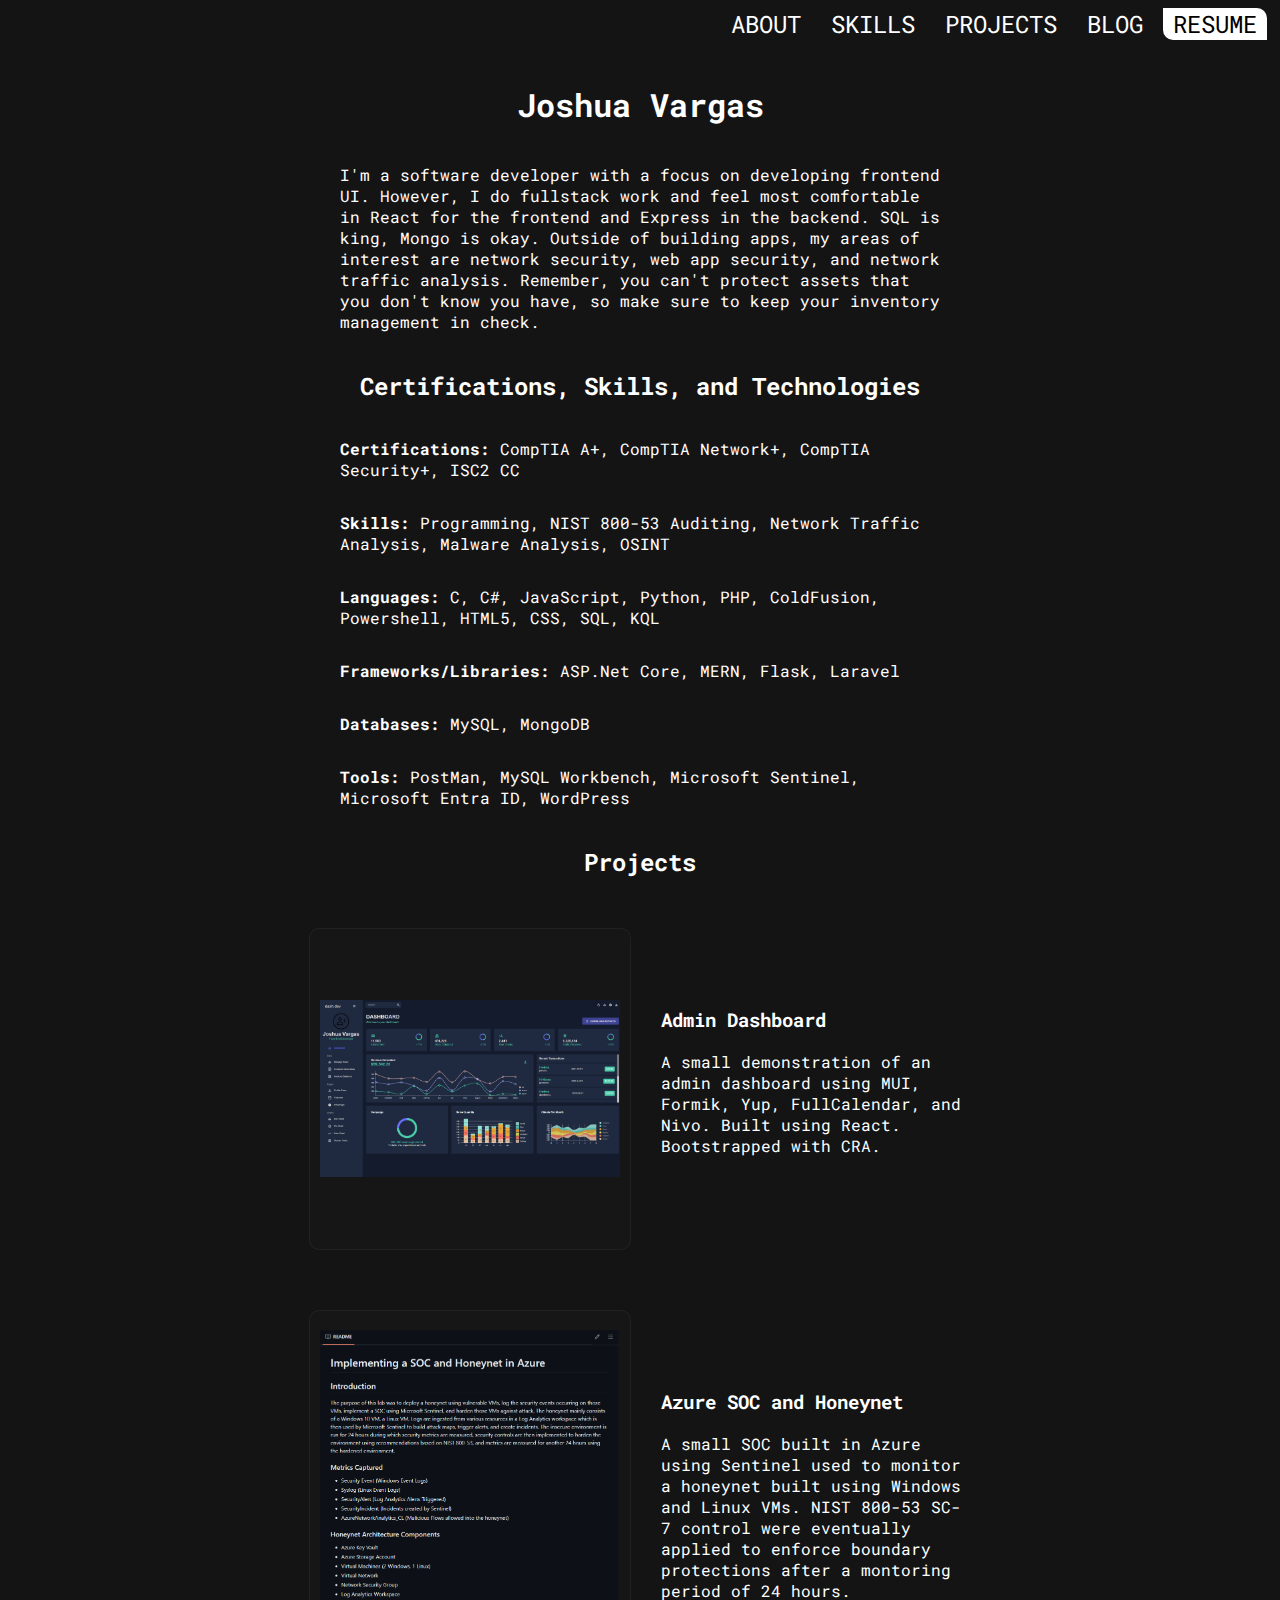
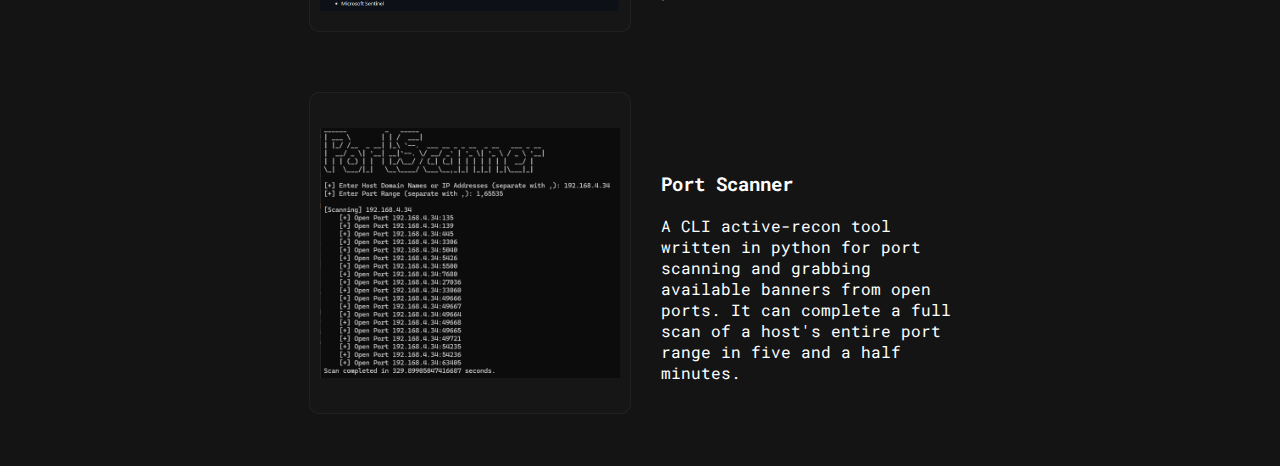
<file: index.html>
<!DOCTYPE html>
<html lang="en">
<head>
    <meta charset="UTF-8">
    <meta http-equiv="X-UA-Compatible" content="IE=edge">
    <meta name="viewport" content="width=device-width, initial-scale=1.0">
    <title>Joshua Vargas</title>
    <link rel="stylesheet" href="https://fonts.googleapis.com/css?family=Roboto">
    <link rel="stylesheet" href="./static/css/reset.css">
    <link rel="stylesheet" href="./static/css/style.css">
    <link rel="preconnect" href="https://fonts.googleapis.com">
    <link rel="preconnect" href="https://fonts.gstatic.com" crossorigin>
    <link href="https://fonts.googleapis.com/css2?family=Roboto+Mono:ital,wght@0,400;0,700;1,400;1,700&display=swap" rel="stylesheet"> 
</head>
<body>
    <nav class="topnav">
        <a href="./index.html" class="animatedNavItem" id="about" data-value="ABOUT">ABOUT</a>
        <a href="./skills.html" class="animatedNavItem" id="skills" data-value="SKILLS">SKILLS</a>
        <a href="./projects.html" class="animatedNavItem" id="projects" data-value="PROJECTS">PROJECTS</a>
        <a href="./blog.html" class="animatedNavItem" id="blog" data-value="BLOG">BLOG</a>
        <a href="./resume/joshua_vargas_resume.pdf" class="animatedNavItem" id="resume" data-value="RESUME">RESUME</a>
    </nav>
    <main>
        <section class="main-about">
            <h1>Joshua Vargas</h1>
            <p>
                I'm a software developer with a focus on developing frontend UI. However, I do fullstack work and feel most comfortable in React for
                the frontend and Express in the backend. SQL is king, Mongo is okay. Outside of building apps, my areas of interest are network security,
                web app security, and network traffic analysis. Remember, you can't protect assets that you don't know you have, so make sure to keep your
                inventory management in check.
            </p>
        </section>
        <section class="main-technologies">
            <h2>Certifications, Skills, and Technologies</h2>
            <p>
                <span style="font-weight: bold;">Certifications:</span> CompTIA A+, CompTIA Network+, CompTIA Security+, ISC2 CC
            </p>
            <p>
                <span style="font-weight: bold;">Skills:</span> Programming, NIST 800-53 Auditing, Network Traffic Analysis, Malware Analysis, OSINT
            </p>
            <p>
                <span style="font-weight: bold;">Languages:</span> C, C#, JavaScript, Python, PHP, ColdFusion, Powershell, HTML5, CSS, SQL, KQL
            </p>
            <p>
                <span style="font-weight: bold;">Frameworks/Libraries:</span> ASP.Net Core, MERN, Flask, Laravel
            </p>
            <p>
                <span style="font-weight: bold;">Databases:</span> MySQL, MongoDB
            </p>
            <p>
                <span style="font-weight: bold;">Tools:</span> PostMan, MySQL Workbench, Microsoft Sentinel, Microsoft Entra ID, WordPress
            </p>
        </section>
        <section class="main-projects">
            <h2>Projects</h2>
            <div class="projectWrapper">
                <a href="https://github.com/JoshuaVargas/admin-dashboard"><div class="projectItem" id="project1">
                    <img src="./static/imgs/DASHBOARD.png" alt="Screenshot of Admin Dashboard Project.">
                </div></a>
                <div class="projectDescription" id="projectDescription2">
                    <h3><a href="https://github.com/JoshuaVargas/admin-dashboard">Admin Dashboard</a></h3>
                    <p>
                        A small demonstration of an admin dashboard using MUI,
                        Formik, Yup, FullCalendar, and Nivo. Built using React.
                        Bootstrapped with CRA.
                    </p>
                </div>
            </div>
            <div class="projectWrapper">
                <a href="https://github.com/JoshuaVargas/azure-soc-and-honeynet"><div class="projectItem" id="project2">
                    <img src="./static/imgs/SOC_HONEYNET.png" alt="Screenshot of SOC-Honeynet project.">
                </div></a>
                <div class="projectDescription" id="projectDescription1">
                    <h3><a href="https://github.com/JoshuaVargas/azure-soc-and-honeynet">Azure SOC and Honeynet</a></h3>
                    <p>
                        A small SOC built in Azure using Sentinel used
                        to monitor a honeynet built using Windows and Linux VMs.
                        NIST 800-53 SC-7 control were eventually applied to
                        enforce boundary protections after a montoring period
                        of 24 hours.
                    </p>
                </div>
            </div>
            <div class="projectWrapper">
                <a href="https://github.com/JoshuaVargas/port_scanner"><div class="projectItem" id="project3">
                    <img src="./static/imgs/PORT_SCANNER.png" alt="Screenshot of Port Scanner Project.">
                </div></a>
                <div class="projectDescription" id="projectDescription2">
                    <h3><a href="https://github.com/JoshuaVargas/port_scanner">Port Scanner</a></h3>
                    <p>
                        A CLI active-recon tool written in python for port scanning and 
                        grabbing available banners from open ports. It can complete a 
                        full scan of a host's entire port range in five and a half minutes.
                    </p>
                </div>
            </div>
    </main>
    <script src="./static/js/script.js"></script>
</body>
</html>
</file>
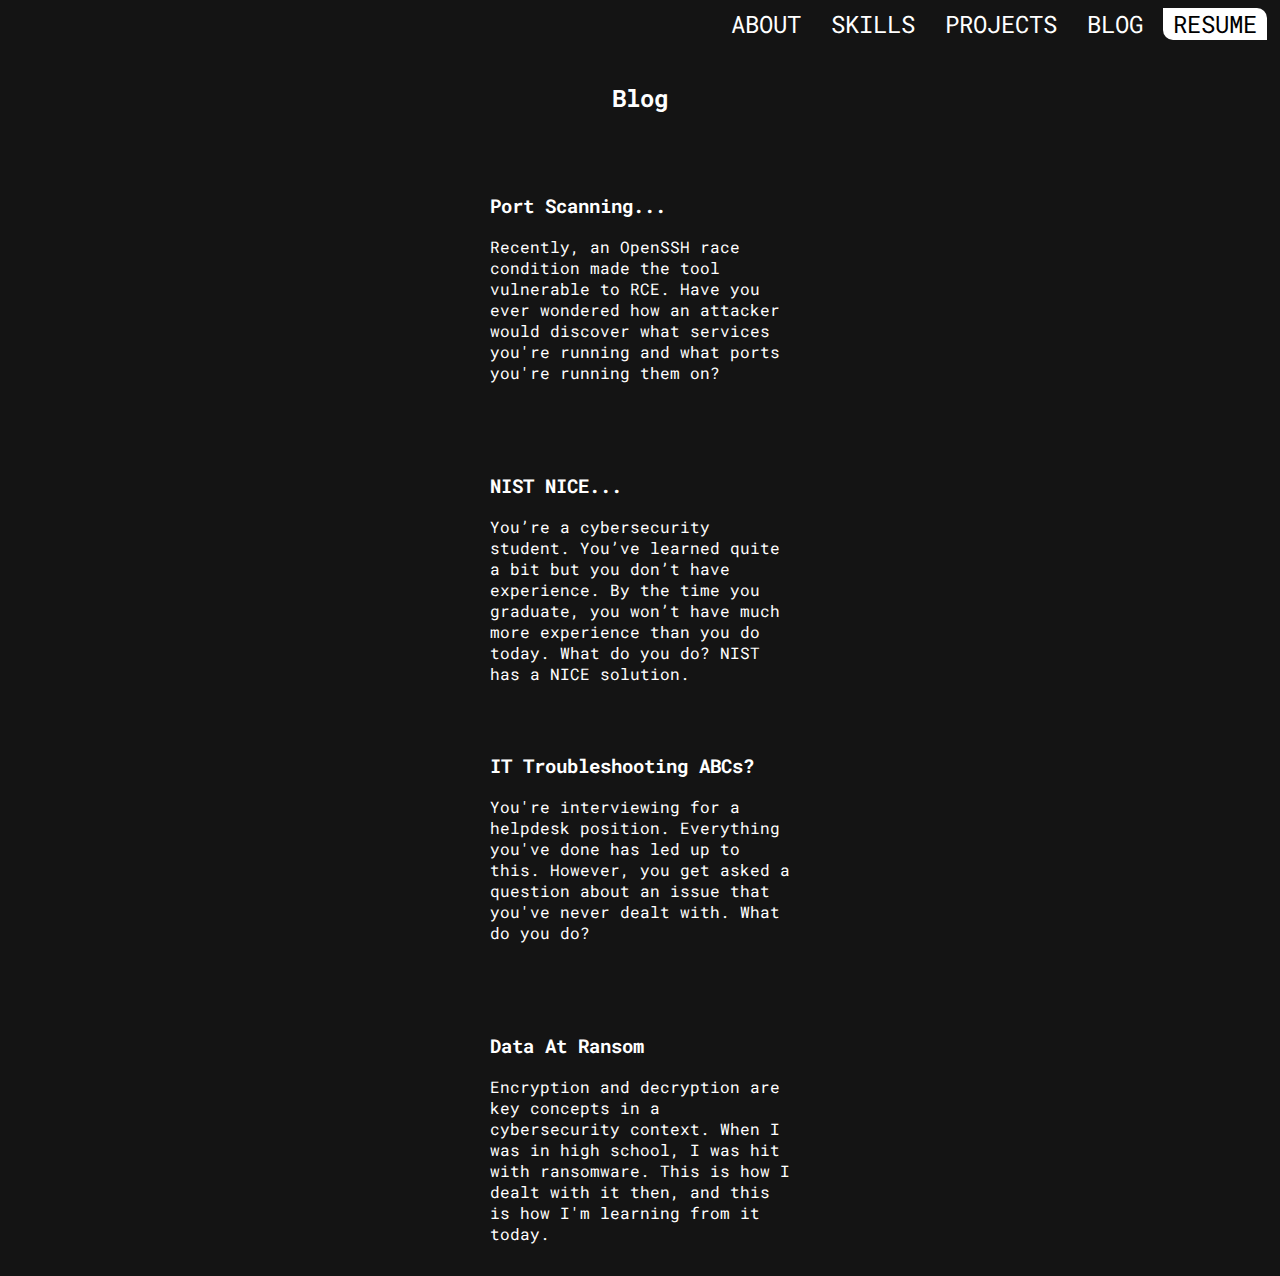
<file: blog.html>
<!DOCTYPE html>
<html lang="en">
<head>
    <meta charset="UTF-8">
    <meta http-equiv="X-UA-Compatible" content="IE=edge">
    <meta name="viewport" content="width=device-width, initial-scale=1.0">
    <title>Joshua Vargas</title>
    <link rel="stylesheet" href="https://fonts.googleapis.com/css?family=Roboto">
    <link rel="stylesheet" href="./static/css/reset.css">
    <link rel="stylesheet" href="./static/css/style.css">
    <link rel="preconnect" href="https://fonts.googleapis.com">
    <link rel="preconnect" href="https://fonts.gstatic.com" crossorigin>
    <link href="https://fonts.googleapis.com/css2?family=Roboto+Mono:ital,wght@0,400;0,700;1,400;1,700&display=swap" rel="stylesheet"> 
</head>
<body>
    <nav class="topnav">
        <a href="./index.html" class="animatedNavItem" id="about" data-value="ABOUT">ABOUT</a>
        <a href="./skills.html" class="animatedNavItem" id="skills" data-value="SKILLS">SKILLS</a>
        <a href="./projects.html" class="animatedNavItem" id="projects" data-value="PROJECTS">PROJECTS</a>
        <a href="./blog.html" class="animatedNavItem" id="blog" data-value="BLOG">BLOG</a>
        <a href="./resume/joshua_vargas_resume.pdf" class="animatedNavItem" id="resume" data-value="RESUME">RESUME</a>
    </nav>
    <main>
        <section class="main-projects">
            <h2>Blog</h2>
                <div class="projectWrapper">
                    <div class="projectDescription" id="projectDescription4">
                        <h3><a href="https://www.linkedin.com/pulse/port-scanning-banner-grabbing-joshua-vargas-6blqc">Port Scanning...</a></h3>
                        <p>
                            Recently, an OpenSSH race condition made the tool vulnerable to RCE. Have you 
                            ever wondered how an attacker would discover what services you're running and 
                            what ports you're running them on?
                        </p>
                    </div>
                </div>
                <div class="projectWrapper">
                    <div class="projectDescription" id="projectDescription3">
                        <h3><a href="https://www.linkedin.com/pulse/nist-nice-cybersecurity-experience-without-job-joshua-vargas-u1yoc">NIST NICE...</a></h3>
                        <p>
                            You’re a cybersecurity student. You’ve learned quite a bit but you 
                            don’t have experience. By the time you graduate, you won’t have 
                            much more experience than you do today. What do you do? NIST has a NICE solution.
                        </p>
                    </div>
                </div>
                <div class="projectWrapper">
                    <div class="projectDescription" id="projectDescription2">
                        <h3><a href="https://www.linkedin.com/pulse/troubleshooting-abcs-joshua-vargas-4l4xc">IT Troubleshooting ABCs?</a></h3>
                        <p>
                            You're interviewing for a helpdesk position. Everything 
                            you've done has led up to this. However, you get asked a question about 
                            an issue that you've never dealt with. What do you do?
                        </p>
                    </div>
                </div>
                <div class="projectWrapper">
                    <div class="projectDescription" id="projectDescription1">
                        <h3><a href="https://www.linkedin.com/pulse/data-ransom-joshua-vargas">Data At Ransom</a></h3>
                        <p>
                            Encryption and decryption are key concepts in a cybersecurity context. 
                            When I was in high school, I was hit with ransomware. This is how I 
                            dealt with it then, and this is how I'm learning from it today.
                        </p>
                    </div>
                </div>
    </main>
    <script src="./static/js/script.js"></script>
</body>
</html>
</file>
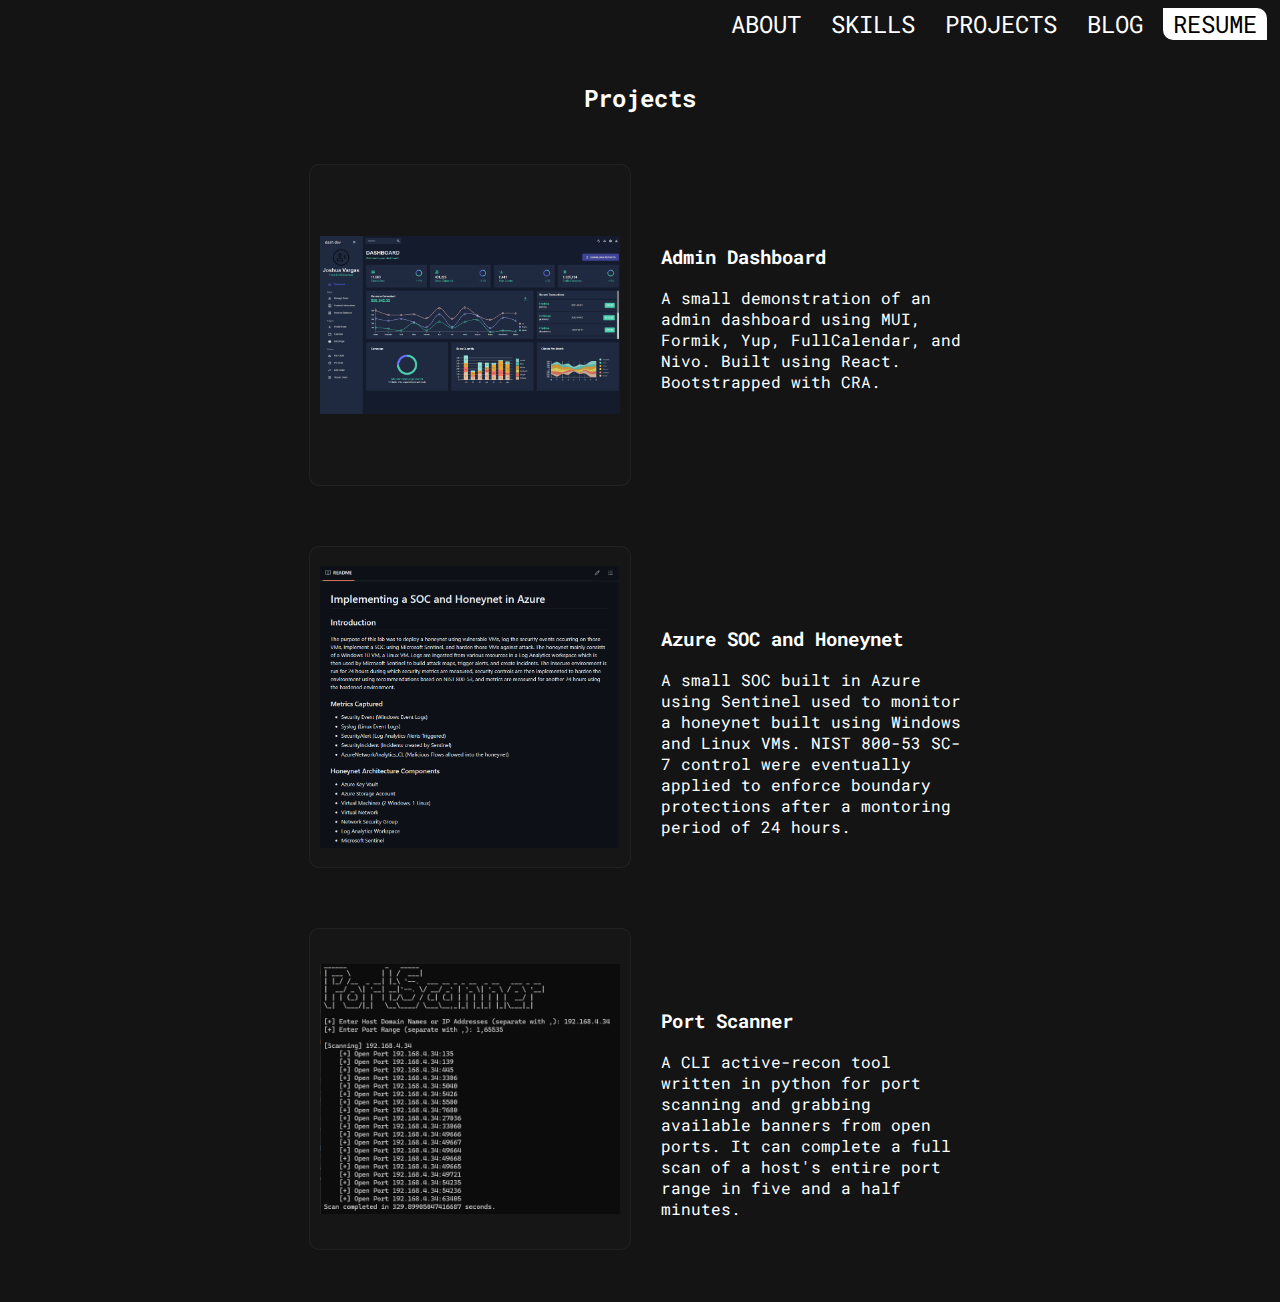
<file: projects.html>
<!DOCTYPE html>
<html lang="en">
<head>
    <meta charset="UTF-8">
    <meta http-equiv="X-UA-Compatible" content="IE=edge">
    <meta name="viewport" content="width=device-width, initial-scale=1.0">
    <title>Joshua Vargas</title>
    <link rel="stylesheet" href="https://fonts.googleapis.com/css?family=Roboto">
    <link rel="stylesheet" href="./static/css/reset.css">
    <link rel="stylesheet" href="./static/css/style.css">
    <link rel="preconnect" href="https://fonts.googleapis.com">
    <link rel="preconnect" href="https://fonts.gstatic.com" crossorigin>
    <link href="https://fonts.googleapis.com/css2?family=Roboto+Mono:ital,wght@0,400;0,700;1,400;1,700&display=swap" rel="stylesheet"> 
</head>
<body>
    <nav class="topnav">
        <a href="./index.html" class="animatedNavItem" id="about" data-value="ABOUT">ABOUT</a>
        <a href="./skills.html" class="animatedNavItem" id="skills" data-value="SKILLS">SKILLS</a>
        <a href="./projects.html" class="animatedNavItem" id="projects" data-value="PROJECTS">PROJECTS</a>
        <a href="./blog.html" class="animatedNavItem" id="blog" data-value="BLOG">BLOG</a>
        <a href="./resume/joshua_vargas_resume.pdf" class="animatedNavItem" id="resume" data-value="RESUME">RESUME</a>
    </nav>
    <main>
        <section class="main-projects">
            <h2>Projects</h2>
            <div class="projectWrapper">
                <a href="https://github.com/JoshuaVargas/admin-dashboard"><div class="projectItem" id="project1">
                    <img src="./static/imgs/DASHBOARD.png" alt="Screenshot of Admin Dashboard Project.">
                </div></a>
                <div class="projectDescription" id="projectDescription2">
                    <h3><a href="https://github.com/JoshuaVargas/admin-dashboard">Admin Dashboard</a></h3>
                    <p>
                        A small demonstration of an admin dashboard using MUI,
                        Formik, Yup, FullCalendar, and Nivo. Built using React.
                        Bootstrapped with CRA.
                    </p>
                </div>
            </div>
            <div class="projectWrapper">
                <a href="https://github.com/JoshuaVargas/azure-soc-and-honeynet"><div class="projectItem" id="project2">
                    <img src="./static/imgs/SOC_HONEYNET.png" alt="Screenshot of SOC-Honeynet project.">
                </div></a>
                <div class="projectDescription" id="projectDescription1">
                    <h3><a href="https://github.com/JoshuaVargas/azure-soc-and-honeynet">Azure SOC and Honeynet</a></h3>
                    <p>
                        A small SOC built in Azure using Sentinel used
                        to monitor a honeynet built using Windows and Linux VMs.
                        NIST 800-53 SC-7 control were eventually applied to
                        enforce boundary protections after a montoring period
                        of 24 hours.
                    </p>
                </div>
            </div>
            <div class="projectWrapper">
                <a href="https://github.com/JoshuaVargas/port_scanner"><div class="projectItem" id="project3">
                    <img src="./static/imgs/PORT_SCANNER.png" alt="Screenshot of Port Scanner Project.">
                </div></a>
                <div class="projectDescription" id="projectDescription2">
                    <h3><a href="https://github.com/JoshuaVargas/port_scanner">Port Scanner</a></h3>
                    <p>
                        A CLI active-recon tool written in python for port scanning and 
                        grabbing available banners from open ports. It can complete a 
                        full scan of a host's entire port range in five and a half minutes.
                    </p>
                </div>
            </div>
    </main>
    <script src="./static/js/script.js"></script>
</body>
</html>
</file>
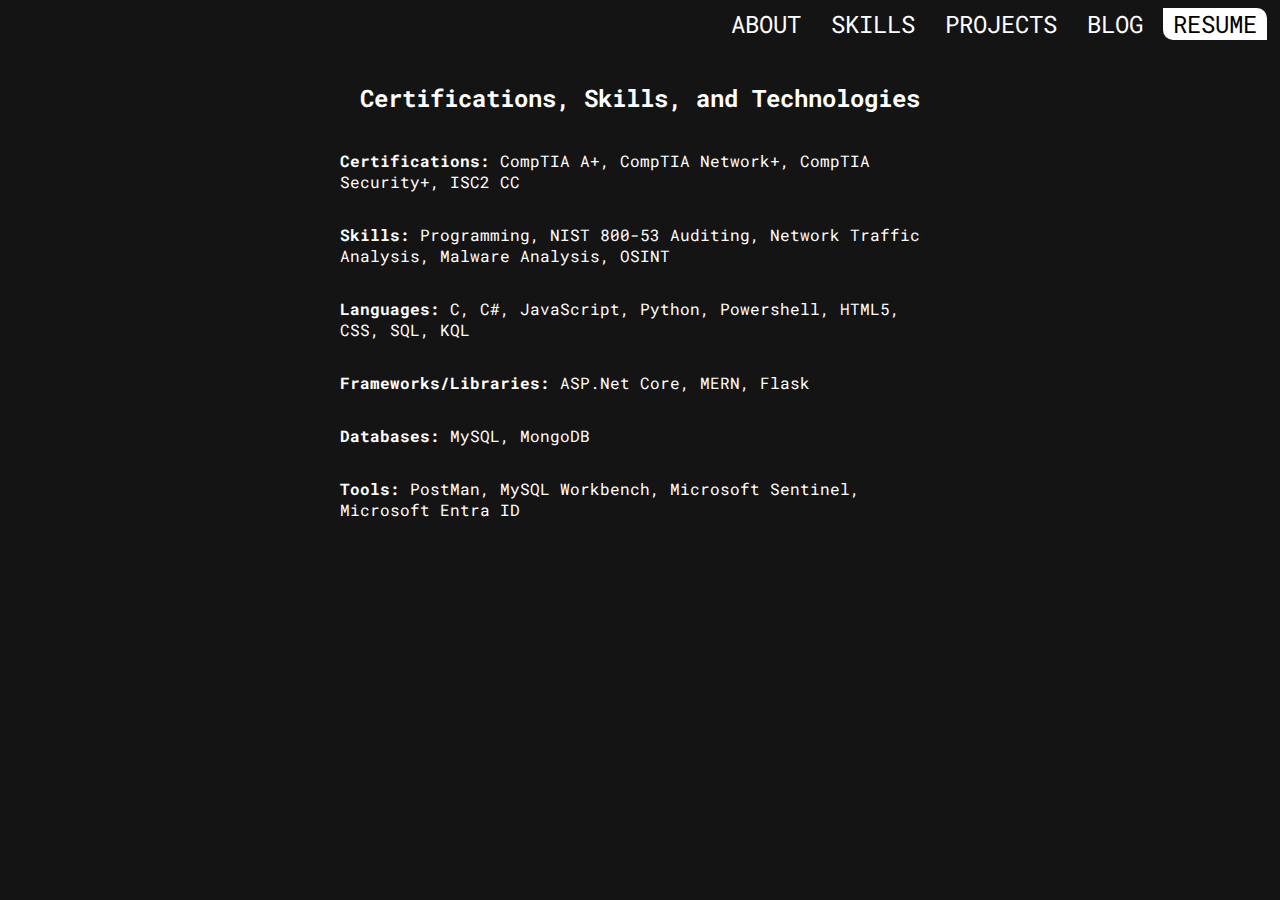
<file: skills.html>
<!DOCTYPE html>
<html lang="en">
<head>
    <meta charset="UTF-8">
    <meta http-equiv="X-UA-Compatible" content="IE=edge">
    <meta name="viewport" content="width=device-width, initial-scale=1.0">
    <title>Joshua Vargas</title>
    <link rel="stylesheet" href="https://fonts.googleapis.com/css?family=Roboto">
    <link rel="stylesheet" href="./static/css/reset.css">
    <link rel="stylesheet" href="./static/css/style.css">
    <link rel="preconnect" href="https://fonts.googleapis.com">
    <link rel="preconnect" href="https://fonts.gstatic.com" crossorigin>
    <link href="https://fonts.googleapis.com/css2?family=Roboto+Mono:ital,wght@0,400;0,700;1,400;1,700&display=swap" rel="stylesheet"> 
</head>
<body>
    <nav class="topnav">
        <a href="./index.html" class="animatedNavItem" id="about" data-value="ABOUT">ABOUT</a>
        <a href="./skills.html" class="animatedNavItem" id="skills" data-value="SKILLS">SKILLS</a>
        <a href="./projects.html" class="animatedNavItem" id="projects" data-value="PROJECTS">PROJECTS</a>
        <a href="./blog.html" class="animatedNavItem" id="blog" data-value="BLOG">BLOG</a>
        <a href="./resume/joshua_vargas_resume.pdf" class="animatedNavItem" id="resume" data-value="RESUME">RESUME</a>
    </nav>
    <main>
        <section class="main-technologies">
            <h2>Certifications, Skills, and Technologies</h2>
            <p>
                <span style="font-weight: bold;">Certifications:</span> CompTIA A+, CompTIA Network+, CompTIA Security+, ISC2 CC
            </p>
            <p>
                <span style="font-weight: bold;">Skills:</span> Programming, NIST 800-53 Auditing, Network Traffic Analysis, Malware Analysis, OSINT
            </p>
            <p>
                <span style="font-weight: bold;">Languages:</span> C, C#, JavaScript, Python, Powershell, HTML5, CSS, SQL, KQL
            </p>
            <p>
                <span style="font-weight: bold;">Frameworks/Libraries:</span> ASP.Net Core, MERN, Flask
            </p>
            <p>
                <span style="font-weight: bold;">Databases:</span> MySQL, MongoDB
            </p>
            <p>
                <span style="font-weight: bold;">Tools:</span> PostMan, MySQL Workbench, Microsoft Sentinel, Microsoft Entra ID
            </p>
        </section>
    </main>
    <script src="./static/js/script.js"></script>
</body>
</html>
</file>
<file: static/css/style.css>
/* default site styling */

body {
    background-color: rgb(20, 20, 20);
    font-family: 'Roboto Mono', monospace;
}

main {
    background-color: rgba(255, 255, 255, 0.0);
    border: 1px solid rgba(255, 255, 255, 0.0);
    margin: 10px;
    padding: 10px;
    border-radius: 10px;
    color: white;
}

div {
    background-color: rgba(255, 255, 255, 0.01);
    border: 1px solid rgba(255, 255, 255, 0.05);
    margin: 10px;
    padding: 10px;
    border-radius: 10px;
    color: white;
}

li {
    list-style: none;
}

a {
    text-decoration: none;
    color: white;
}

/* start of the main area of the site */

main{
    display: flex;
    flex-direction: column;
}

main > *{
    flex: 1;
    background-color: rgba(255, 255, 255, 0.0);
    border: 1px solid rgba(255, 255, 255, 0.0);
}

.main-about{
    display: flex;
    flex-direction: column;
    justify-content: center;
    align-items: center;
}

.main-about > p{
    width: 600px;
    max-width: 80vw;
}

/* Navbar */

.topnav{
    display: flex;
    flex-wrap: wrap;
    font-size: 1.5rem;
    border-style: none;
    background-color: rgba(255, 255, 255, 0.00);
    justify-content: flex-end;
}

.animatedNavItem{
    border-radius: 0px 10px 0px 10px;
    margin: 0px 5px;
    padding: 0px 10px;
}

.animatedNavItem:hover{
    background-color: white;
    color: black;
}

/* start of technologies */


.main-technologies{
    display: flex;
    flex-direction: column;
    justify-content: center;
    align-items: center;
}

.main-technologies > p{
    width: 600px;
    max-width: 80vw;
}

/* start of projects */

.main-projects{
    display: flex;
    flex-direction: column;
    align-items: center;
}

.projectWrapper{
    display: flex;
    background-color: rgba(255, 255, 255, 0.00);
    border-style: none;
    flex-wrap: wrap;
    align-items: center;
    justify-content: center;
}

.projectItem{
    height: 300px;
    width: 300px;
    margin: 10px;
}

.projectItem > img{
    height: inherit;
    width: inherit;
    object-fit: contain;
}

.projectDescription{
    background-color: rgba(255, 255, 255, 0.00);
    border-style: none;
    height: 200px;
    width: 300px;
}

/* start of blog */

.main-blog{
    display: flex;
    flex-direction: column;
    align-items: center;
}

.main-blog-body{
    display: flex;
    flex-direction: column;
    justify-content: center;
    align-items: center;
}

.main-blog-body > p{
    width: 600px;
    max-width: 80vw;
}

.blogDescription{
    background-color: rgba(255, 255, 255, 0.00);
    border-style: none;
    height: 200px;
    width: 300px;
}

/* start of contact (delete?) */

.main-contact{
    display: flex;
    flex-direction: column;
    align-items: center;
}

.main-contact > p{
    width: 600px;
    max-width: 80vw;
}

#getInTouch{
    font-size: 1.5rem;
    padding: 0px 10px;
    background-color: white;
    color: black;
    border-radius: 0px 10px 0px 10px;
    margin: 19.92px;
}

#getInTouch:hover{
    background-color: rgba(255, 255, 255, 0.90);
    color: black;
}

#resume{
    font-size: 1.5rem;
    padding: 0px 10px;
    background-color: white;
    color: black;
    border-radius: 0px 10px 0px 10px;
}

#resume:hover{
    background-color: rgba(255, 255, 255, 0.90);
    color: black;
}
</file>
